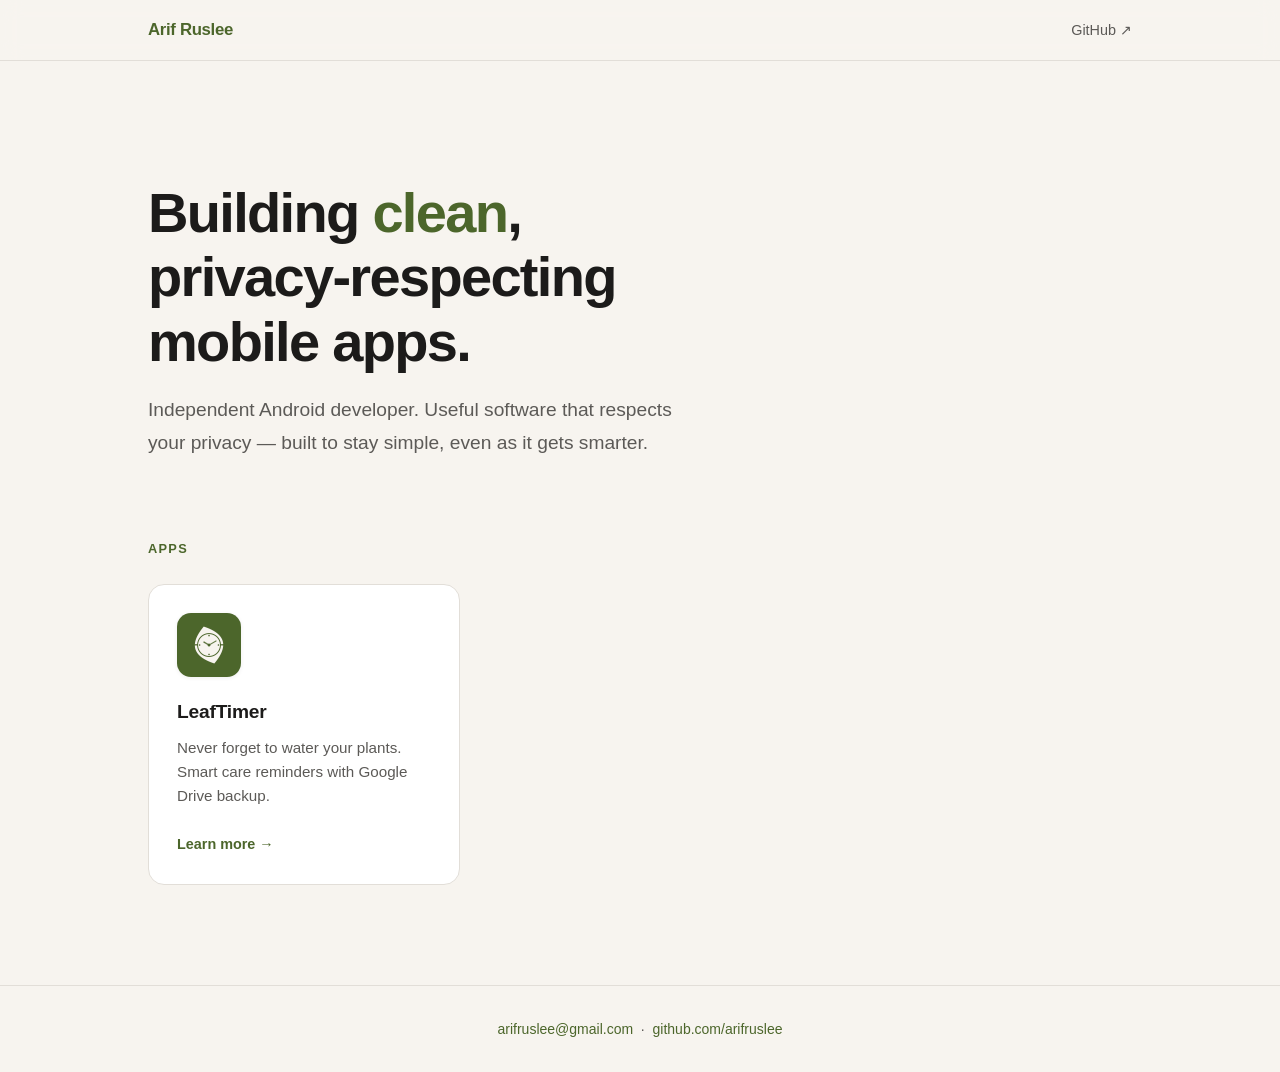
<file: index.html>
<!DOCTYPE html>
<html lang="en">
<head>
  <meta charset="UTF-8">
  <meta name="viewport" content="width=device-width, initial-scale=1.0">
  <meta name="description" content="Arif Ruslee — independent Android developer building clean, privacy-respecting mobile apps.">
  <title>Arif Ruslee — Mobile Apps</title>
  <link rel="stylesheet" href="css/main.css">
</head>
<body>

  <header class="site-header">
    <div class="container">
      <span class="wordmark">Arif Ruslee</span>
      <nav>
        <a href="https://github.com/arifruslee" target="_blank" rel="noopener" class="nav-link">GitHub ↗</a>
      </nav>
    </div>
  </header>

  <main>
    <section class="hero">
      <div class="container">
        <h1>Building <em>clean</em>,<br>privacy-respecting mobile apps.</h1>
        <p class="hero-sub">Independent Android developer. Useful software that respects your privacy — built to stay simple, even as it gets smarter.</p>
      </div>
    </section>

    <section class="apps">
      <div class="container">
        <p class="section-title">Apps</p>
        <div class="app-grid">

          <a href="products/leaftimer/" class="app-card">
            <div class="app-card__icon">
              <img src="assets/leaftimer/icon.png" alt="LeafTimer app icon">
            </div>
            <div class="app-card__body">
              <h3>LeafTimer</h3>
              <p>Never forget to water your plants. Smart care reminders with Google Drive backup.</p>
            </div>
            <span class="app-card__cta">Learn more →</span>
          </a>

          <!-- Add future app cards here following the same pattern -->

        </div>
      </div>
    </section>
  </main>

  <footer class="site-footer">
    <div class="container">
      <p>
        <a href="mailto:arifruslee@gmail.com">arifruslee@gmail.com</a>
        &nbsp;·&nbsp;
        <a href="https://github.com/arifruslee" target="_blank" rel="noopener">github.com/arifruslee</a>
      </p>
    </div>
  </footer>

</body>
</html>
</file>
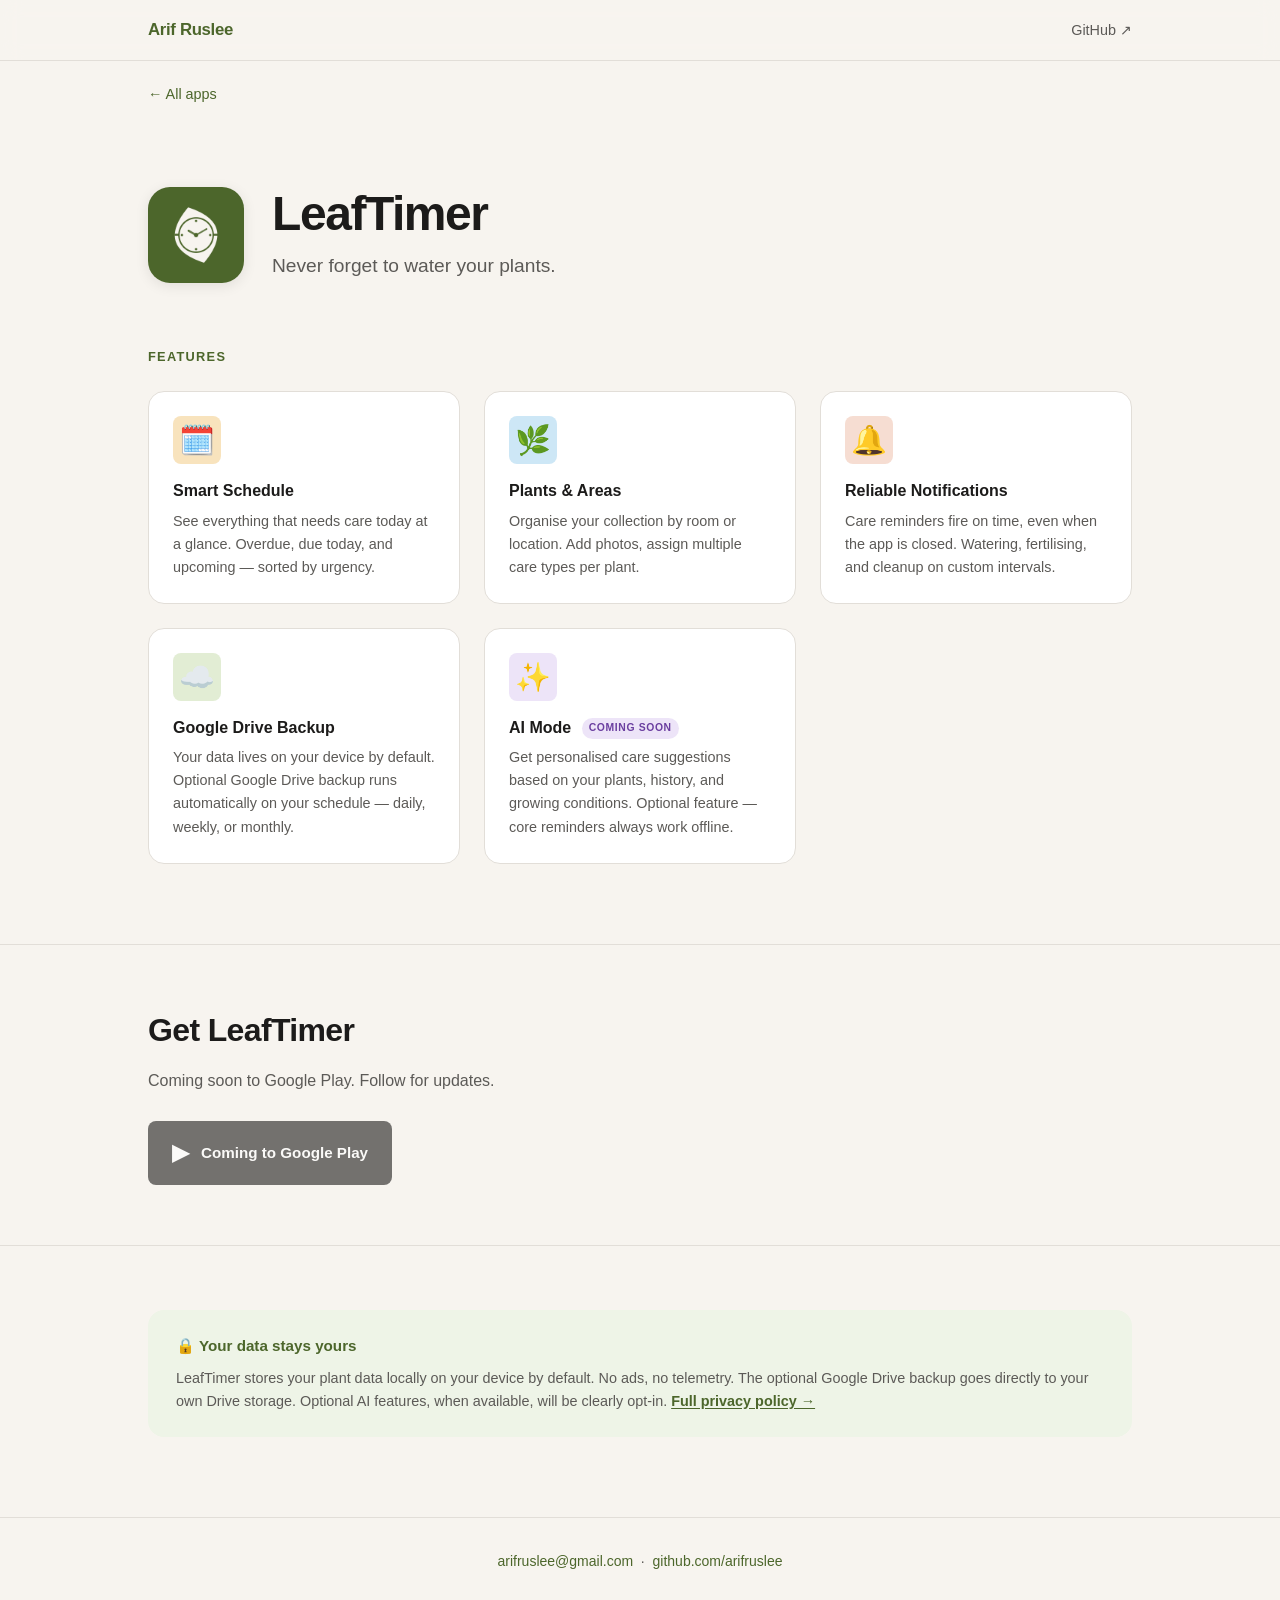
<file: products/leaftimer/index.html>
<!DOCTYPE html>
<html lang="en">
<head>
  <meta charset="UTF-8">
  <meta name="viewport" content="width=device-width, initial-scale=1.0">
  <meta name="description" content="LeafTimer — Plant care reminders for Android. Never forget to water, fertilise, or clean up your plants.">
  <title>LeafTimer — Plant Care Reminders</title>
  <link rel="stylesheet" href="../../css/main.css">
</head>
<body>

  <header class="site-header">
    <div class="container">
      <span class="wordmark">Arif Ruslee</span>
      <nav>
        <a href="https://github.com/arifruslee" target="_blank" rel="noopener" class="nav-link">GitHub ↗</a>
      </nav>
    </div>
  </header>

  <main>
    <div class="container">

      <nav class="breadcrumb">
        <a href="../../">← All apps</a>
      </nav>

      <div class="product-hero">
        <div class="product-hero__icon">
          <img src="../../assets/leaftimer/icon.png" alt="LeafTimer icon">
        </div>
        <div class="product-hero__text">
          <h1>LeafTimer</h1>
          <p class="tagline">Never forget to water your plants.</p>
        </div>
      </div>

    </div>

    <!-- Features -->
    <section class="features">
      <div class="container">
        <p class="section-title">Features</p>
        <div class="feature-grid">

          <div class="feature-card feature-card--schedule">
            <div class="feature-card__icon">🗓️</div>
            <h3>Smart Schedule</h3>
            <p>See everything that needs care today at a glance. Overdue, due today, and upcoming — sorted by urgency.</p>
          </div>

          <div class="feature-card feature-card--plants">
            <div class="feature-card__icon">🌿</div>
            <h3>Plants & Areas</h3>
            <p>Organise your collection by room or location. Add photos, assign multiple care types per plant.</p>
          </div>

          <div class="feature-card feature-card--notify">
            <div class="feature-card__icon">🔔</div>
            <h3>Reliable Notifications</h3>
            <p>Care reminders fire on time, even when the app is closed. Watering, fertilising, and cleanup on custom intervals.</p>
          </div>

          <div class="feature-card feature-card--backup">
            <div class="feature-card__icon">☁️</div>
            <h3>Google Drive Backup</h3>
            <p>Your data lives on your device by default. Optional Google Drive backup runs automatically on your schedule — daily, weekly, or monthly.</p>
          </div>

          <div class="feature-card feature-card--ai">
            <div class="feature-card__icon">✨</div>
            <h3>AI Mode <span class="badge-coming-soon">Coming soon</span></h3>
            <p>Get personalised care suggestions based on your plants, history, and growing conditions. Optional feature — core reminders always work offline.</p>
          </div>

        </div>
      </div>
    </section>

    <!-- Download -->
    <section class="download">
      <div class="container">
        <h2>Get LeafTimer</h2>
        <p>Coming soon to Google Play. Follow for updates.</p>
        <div class="play-badge" title="Coming soon to Google Play">
          <span class="play-badge__logo">▶</span>
          Coming to Google Play
        </div>
        <!-- When live, replace the div above with:
        <a href="https://play.google.com/store/apps/details?id=com.arifruslee.leaftimer"
           target="_blank" rel="noopener" class="play-badge play-badge--live">
          <span class="play-badge__logo">▶</span>
          Get it on Google Play
        </a>
        -->
      </div>
    </section>

    <!-- Privacy callout -->
    <div class="container">
      <div class="privacy-callout">
        <h3>🔒 Your data stays yours</h3>
        <p>LeafTimer stores your plant data locally on your device by default. No ads, no telemetry. The optional Google Drive backup goes directly to your own Drive storage. Optional AI features, when available, will be clearly opt-in. <a href="privacy.html">Full privacy policy →</a></p>
      </div>
    </div>

  </main>

  <footer class="site-footer">
    <div class="container">
      <p>
        <a href="mailto:arifruslee@gmail.com">arifruslee@gmail.com</a>
        &nbsp;·&nbsp;
        <a href="https://github.com/arifruslee" target="_blank" rel="noopener">github.com/arifruslee</a>
      </p>
    </div>
  </footer>

</body>
</html>
</file>
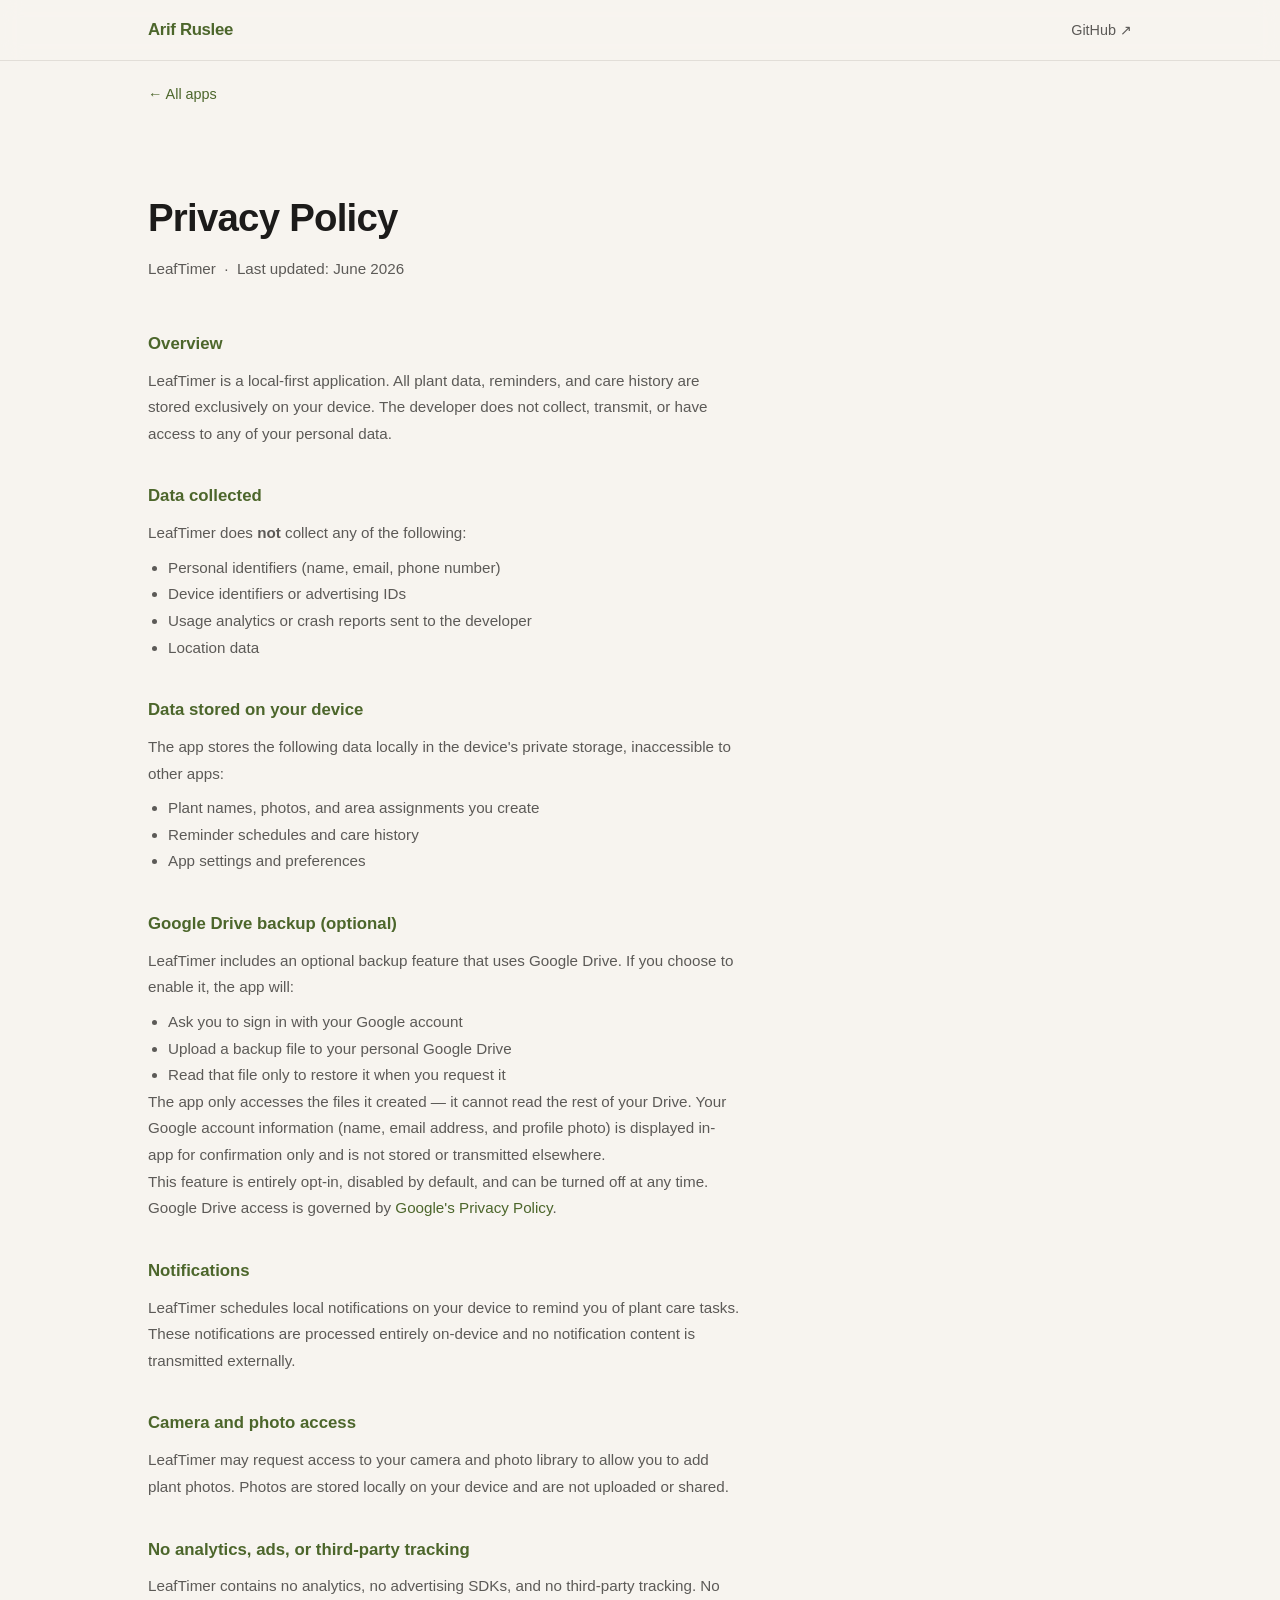
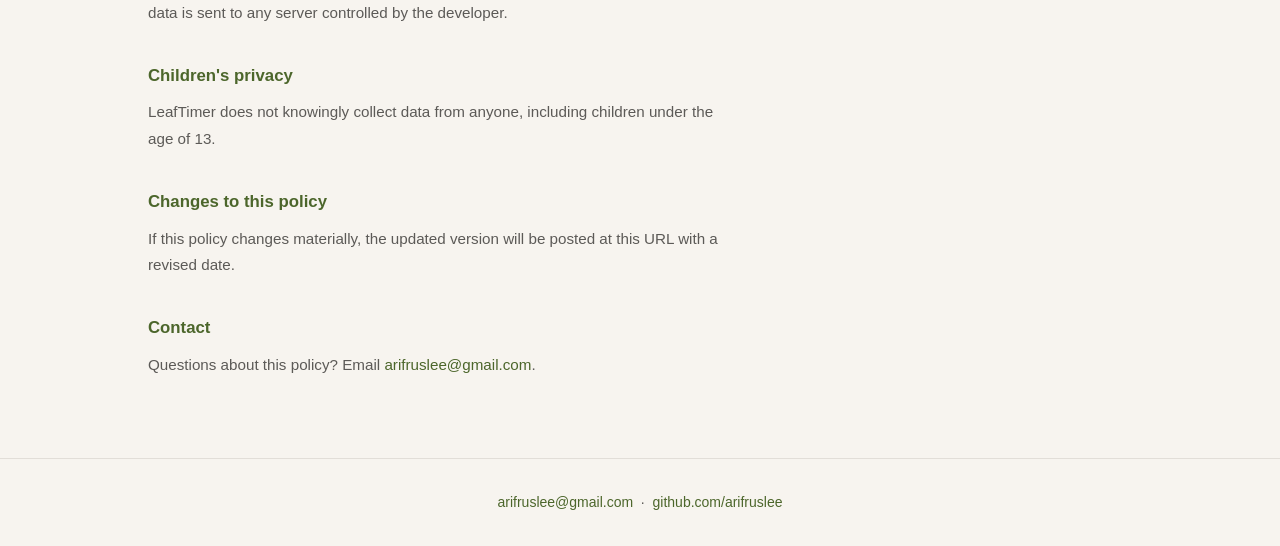
<file: products/leaftimer/privacy.html>
<!DOCTYPE html>
<html lang="en">
<head>
  <meta charset="UTF-8">
  <meta name="viewport" content="width=device-width, initial-scale=1.0">
  <meta name="description" content="LeafTimer Privacy Policy — local-first plant care app by Arif Ruslee.">
  <title>Privacy Policy — LeafTimer</title>
  <link rel="stylesheet" href="../../css/main.css">
</head>
<body>

  <header class="site-header">
    <div class="container">
      <span class="wordmark">Arif Ruslee</span>
      <nav>
        <a href="https://github.com/arifruslee" target="_blank" rel="noopener" class="nav-link">GitHub ↗</a>
      </nav>
    </div>
  </header>

  <main>
    <div class="container">

      <nav class="breadcrumb">
        <a href="../../">← All apps</a>
      </nav>

      <article class="privacy-page">
        <h1>Privacy Policy</h1>
        <p class="subtitle">LeafTimer &nbsp;·&nbsp; Last updated: June 2026</p>

        <h2>Overview</h2>
        <p>LeafTimer is a local-first application. All plant data, reminders, and care history are stored exclusively on your device. The developer does not collect, transmit, or have access to any of your personal data.</p>

        <h2>Data collected</h2>
        <p>LeafTimer does <strong>not</strong> collect any of the following:</p>
        <ul>
          <li>Personal identifiers (name, email, phone number)</li>
          <li>Device identifiers or advertising IDs</li>
          <li>Usage analytics or crash reports sent to the developer</li>
          <li>Location data</li>
        </ul>

        <h2>Data stored on your device</h2>
        <p>The app stores the following data locally in the device's private storage, inaccessible to other apps:</p>
        <ul>
          <li>Plant names, photos, and area assignments you create</li>
          <li>Reminder schedules and care history</li>
          <li>App settings and preferences</li>
        </ul>

        <h2>Google Drive backup (optional)</h2>
        <p>LeafTimer includes an optional backup feature that uses Google Drive. If you choose to enable it, the app will:</p>
        <ul>
          <li>Ask you to sign in with your Google account</li>
          <li>Upload a backup file to your personal Google Drive</li>
          <li>Read that file only to restore it when you request it</li>
        </ul>
        <p>The app only accesses the files it created — it cannot read the rest of your Drive. Your Google account information (name, email address, and profile photo) is displayed in-app for confirmation only and is not stored or transmitted elsewhere.</p>
        <p>This feature is entirely opt-in, disabled by default, and can be turned off at any time. Google Drive access is governed by <a href="https://policies.google.com/privacy" target="_blank" rel="noopener" style="color: var(--c-primary);">Google's Privacy Policy</a>.</p>

        <h2>Notifications</h2>
        <p>LeafTimer schedules local notifications on your device to remind you of plant care tasks. These notifications are processed entirely on-device and no notification content is transmitted externally.</p>

        <h2>Camera and photo access</h2>
        <p>LeafTimer may request access to your camera and photo library to allow you to add plant photos. Photos are stored locally on your device and are not uploaded or shared.</p>

        <h2>No analytics, ads, or third-party tracking</h2>
        <p>LeafTimer contains no analytics, no advertising SDKs, and no third-party tracking. No data is sent to any server controlled by the developer.</p>

        <h2>Children's privacy</h2>
        <p>LeafTimer does not knowingly collect data from anyone, including children under the age of 13.</p>

        <h2>Changes to this policy</h2>
        <p>If this policy changes materially, the updated version will be posted at this URL with a revised date.</p>

        <h2>Contact</h2>
        <p>Questions about this policy? Email <a href="mailto:arifruslee@gmail.com" style="color: var(--c-primary);">arifruslee@gmail.com</a>.</p>

      </article>
    </div>
  </main>

  <footer class="site-footer">
    <div class="container">
      <p>
        <a href="mailto:arifruslee@gmail.com">arifruslee@gmail.com</a>
        &nbsp;·&nbsp;
        <a href="https://github.com/arifruslee" target="_blank" rel="noopener">github.com/arifruslee</a>
      </p>
    </div>
  </footer>

</body>
</html>
</file>
<file: css/main.css>
/* ─── Design tokens ────────────────────────────────── */
:root {
  --c-primary:      #4C662B;
  --c-primary-dark: #3A4F20;
  --c-bg:           #F7F4EF;
  --c-surface:      #FFFFFF;
  --c-text:         #1C1B1A;
  --c-text-muted:   #5C5A57;
  --c-border:       #E2DED8;
  --c-water:        #CDE7F6;
  --c-fertilise:    #F8E3BD;
  --c-cleanup:      #F6DDD2;

  --radius:         16px;
  --radius-sm:      8px;
  --shadow-sm:      0 1px 4px rgba(0,0,0,0.07);
  --shadow:         0 3px 14px rgba(0,0,0,0.09);
  --shadow-hover:   0 8px 28px rgba(0,0,0,0.13);

  --max-w:          1080px;
  --gap:            24px;
}

/* ─── Reset & base ─────────────────────────────────── */
*, *::before, *::after { box-sizing: border-box; margin: 0; padding: 0; }

html { scroll-behavior: smooth; }

body {
  font-family: -apple-system, BlinkMacSystemFont, "Segoe UI", Roboto, "Helvetica Neue", Arial, sans-serif;
  background: var(--c-bg);
  color: var(--c-text);
  line-height: 1.6;
  -webkit-font-smoothing: antialiased;
}

a { color: inherit; text-decoration: none; }
img { display: block; max-width: 100%; }

/* ─── Layout ───────────────────────────────────────── */
.container {
  width: 100%;
  max-width: var(--max-w);
  margin-inline: auto;
  padding-inline: clamp(20px, 5vw, 48px);
}

/* ─── Site header ──────────────────────────────────── */
.site-header {
  position: sticky;
  top: 0;
  z-index: 100;
  background: rgba(247, 244, 239, 0.88);
  backdrop-filter: blur(10px);
  -webkit-backdrop-filter: blur(10px);
  border-bottom: 1px solid var(--c-border);
}

.site-header .container {
  display: flex;
  align-items: center;
  justify-content: space-between;
  height: 60px;
}

.wordmark {
  font-size: 1.05rem;
  font-weight: 700;
  letter-spacing: -0.02em;
  color: var(--c-primary);
}

.nav-link {
  font-size: 0.9rem;
  font-weight: 500;
  color: var(--c-text-muted);
  transition: color 0.15s;
}
.nav-link:hover { color: var(--c-primary); }

/* ─── Hero ─────────────────────────────────────────── */
.hero {
  padding: clamp(64px, 12vw, 120px) 0 clamp(48px, 8vw, 80px);
}

.hero h1 {
  font-size: clamp(2rem, 5vw, 3.5rem);
  font-weight: 800;
  letter-spacing: -0.03em;
  line-height: 1.15;
  color: var(--c-text);
  max-width: 18ch;
}

.hero h1 em {
  font-style: normal;
  color: var(--c-primary);
}

.hero-sub {
  margin-top: 20px;
  font-size: clamp(1rem, 2vw, 1.2rem);
  color: var(--c-text-muted);
  max-width: 52ch;
  line-height: 1.7;
}

/* ─── Section title ────────────────────────────────── */
.section-title {
  font-size: 0.8rem;
  font-weight: 700;
  letter-spacing: 0.1em;
  text-transform: uppercase;
  color: var(--c-primary);
  margin-bottom: 24px;
}

/* ─── Apps grid ────────────────────────────────────── */
.apps { padding-bottom: clamp(64px, 10vw, 100px); }

.app-grid {
  display: grid;
  grid-template-columns: repeat(auto-fill, minmax(300px, 1fr));
  gap: var(--gap);
}

.app-card {
  display: flex;
  flex-direction: column;
  background: var(--c-surface);
  border: 1px solid var(--c-border);
  border-radius: var(--radius);
  padding: 28px;
  transition: box-shadow 0.2s, transform 0.2s;
  cursor: pointer;
}
.app-card:hover {
  box-shadow: var(--shadow-hover);
  transform: translateY(-2px);
}

.app-card__icon {
  width: 64px;
  height: 64px;
  border-radius: 14px;
  overflow: hidden;
  margin-bottom: 20px;
  box-shadow: var(--shadow-sm);
}
.app-card__icon img { width: 100%; height: 100%; object-fit: cover; }

.app-card__body h3 {
  font-size: 1.2rem;
  font-weight: 700;
  letter-spacing: -0.01em;
  margin-bottom: 8px;
}
.app-card__body p {
  font-size: 0.95rem;
  color: var(--c-text-muted);
  line-height: 1.6;
}

.app-card__cta {
  display: inline-block;
  margin-top: 24px;
  font-size: 0.9rem;
  font-weight: 600;
  color: var(--c-primary);
}

/* ─── Site footer ──────────────────────────────────── */
.site-footer {
  border-top: 1px solid var(--c-border);
  padding: 32px 0;
}
.site-footer .container {
  display: flex;
  align-items: center;
  justify-content: center;
}
.site-footer p {
  font-size: 0.875rem;
  color: var(--c-text-muted);
}
.site-footer a {
  color: var(--c-primary);
  transition: opacity 0.15s;
}
.site-footer a:hover { opacity: 0.75; }

/* ─── Product page — breadcrumb ────────────────────── */
.breadcrumb {
  padding: 20px 0 0;
}
.breadcrumb a {
  font-size: 0.9rem;
  font-weight: 500;
  color: var(--c-primary);
  display: inline-flex;
  align-items: center;
  gap: 4px;
}
.breadcrumb a:hover { opacity: 0.75; }

/* ─── Product hero ─────────────────────────────────── */
.product-hero {
  padding: clamp(40px, 8vw, 80px) 0 clamp(32px, 6vw, 64px);
  display: flex;
  align-items: center;
  gap: 28px;
  flex-wrap: wrap;
}

.product-hero__icon {
  width: 96px;
  height: 96px;
  border-radius: 22px;
  overflow: hidden;
  box-shadow: var(--shadow);
  flex-shrink: 0;
}
.product-hero__icon img { width: 100%; height: 100%; object-fit: cover; }

.product-hero__text h1 {
  font-size: clamp(2rem, 5vw, 3rem);
  font-weight: 800;
  letter-spacing: -0.03em;
  line-height: 1.1;
}
.product-hero__text .tagline {
  margin-top: 10px;
  font-size: clamp(1rem, 2vw, 1.2rem);
  color: var(--c-text-muted);
}

/* ─── Feature grid ─────────────────────────────────── */
.features { padding-bottom: clamp(48px, 8vw, 80px); }

.feature-grid {
  display: grid;
  grid-template-columns: repeat(auto-fill, minmax(240px, 1fr));
  gap: var(--gap);
}

.feature-card {
  background: var(--c-surface);
  border: 1px solid var(--c-border);
  border-radius: var(--radius);
  padding: 24px;
}

.feature-card__icon {
  font-size: 1.8rem;
  margin-bottom: 14px;
  width: 48px;
  height: 48px;
  display: flex;
  align-items: center;
  justify-content: center;
  border-radius: var(--radius-sm);
}

.feature-card h3 {
  font-size: 1rem;
  font-weight: 700;
  margin-bottom: 6px;
}
.feature-card p {
  font-size: 0.9rem;
  color: var(--c-text-muted);
  line-height: 1.6;
}

.feature-card--schedule .feature-card__icon { background: var(--c-fertilise); }
.feature-card--plants   .feature-card__icon { background: var(--c-water); }
.feature-card--notify   .feature-card__icon { background: var(--c-cleanup); }
.feature-card--backup   .feature-card__icon { background: #E2EDD4; }
.feature-card--ai       .feature-card__icon { background: #EDE4F8; }

.badge-coming-soon {
  display: inline-block;
  font-size: 0.65rem;
  font-weight: 700;
  letter-spacing: 0.06em;
  text-transform: uppercase;
  background: #EDE4F8;
  color: #6B3FA0;
  padding: 2px 7px;
  border-radius: 20px;
  vertical-align: middle;
  margin-left: 6px;
  line-height: 1.6;
}

/* ─── Download section ─────────────────────────────── */
.download {
  padding: clamp(32px, 6vw, 60px) 0;
  border-top: 1px solid var(--c-border);
  border-bottom: 1px solid var(--c-border);
  margin-bottom: clamp(40px, 6vw, 64px);
}

.download h2 {
  font-size: clamp(1.4rem, 3vw, 2rem);
  font-weight: 700;
  letter-spacing: -0.02em;
  margin-bottom: 12px;
}
.download p {
  color: var(--c-text-muted);
  margin-bottom: 28px;
  max-width: 50ch;
}

.play-badge {
  display: inline-flex;
  align-items: center;
  gap: 12px;
  background: var(--c-text);
  color: #FFFFFF;
  padding: 14px 24px;
  border-radius: var(--radius-sm);
  font-size: 0.95rem;
  font-weight: 600;
  cursor: default;
  opacity: 0.6;
}
.play-badge--live {
  cursor: pointer;
  opacity: 1;
  transition: background 0.15s;
}
.play-badge--live:hover { background: var(--c-primary); }

.play-badge__logo { font-size: 1.4rem; }

/* ─── Privacy section (product page) ──────────────── */
.privacy-callout {
  background: #EEF4E7;
  border-radius: var(--radius);
  padding: 24px 28px;
  margin-bottom: clamp(48px, 8vw, 80px);
}
.privacy-callout h3 {
  font-size: 0.95rem;
  font-weight: 700;
  color: var(--c-primary);
  margin-bottom: 8px;
}
.privacy-callout p {
  font-size: 0.9rem;
  color: var(--c-text-muted);
  line-height: 1.6;
}
.privacy-callout a {
  color: var(--c-primary);
  font-weight: 600;
  text-decoration: underline;
  text-underline-offset: 2px;
}

/* ─── Privacy page ─────────────────────────────────── */
.privacy-page { padding: clamp(40px, 8vw, 80px) 0; }
.privacy-page h1 {
  font-size: clamp(1.6rem, 4vw, 2.4rem);
  font-weight: 800;
  letter-spacing: -0.02em;
  margin-bottom: 8px;
}
.privacy-page .subtitle {
  color: var(--c-text-muted);
  margin-bottom: 48px;
}
.privacy-page h2 {
  font-size: 1.05rem;
  font-weight: 700;
  margin: 36px 0 10px;
  color: var(--c-primary);
}
.privacy-page p {
  font-size: 0.95rem;
  color: var(--c-text-muted);
  line-height: 1.75;
  max-width: 70ch;
}
.privacy-page ul {
  padding-left: 20px;
  margin-top: 8px;
}
.privacy-page ul li {
  font-size: 0.95rem;
  color: var(--c-text-muted);
  line-height: 1.75;
  max-width: 70ch;
}
</file>
